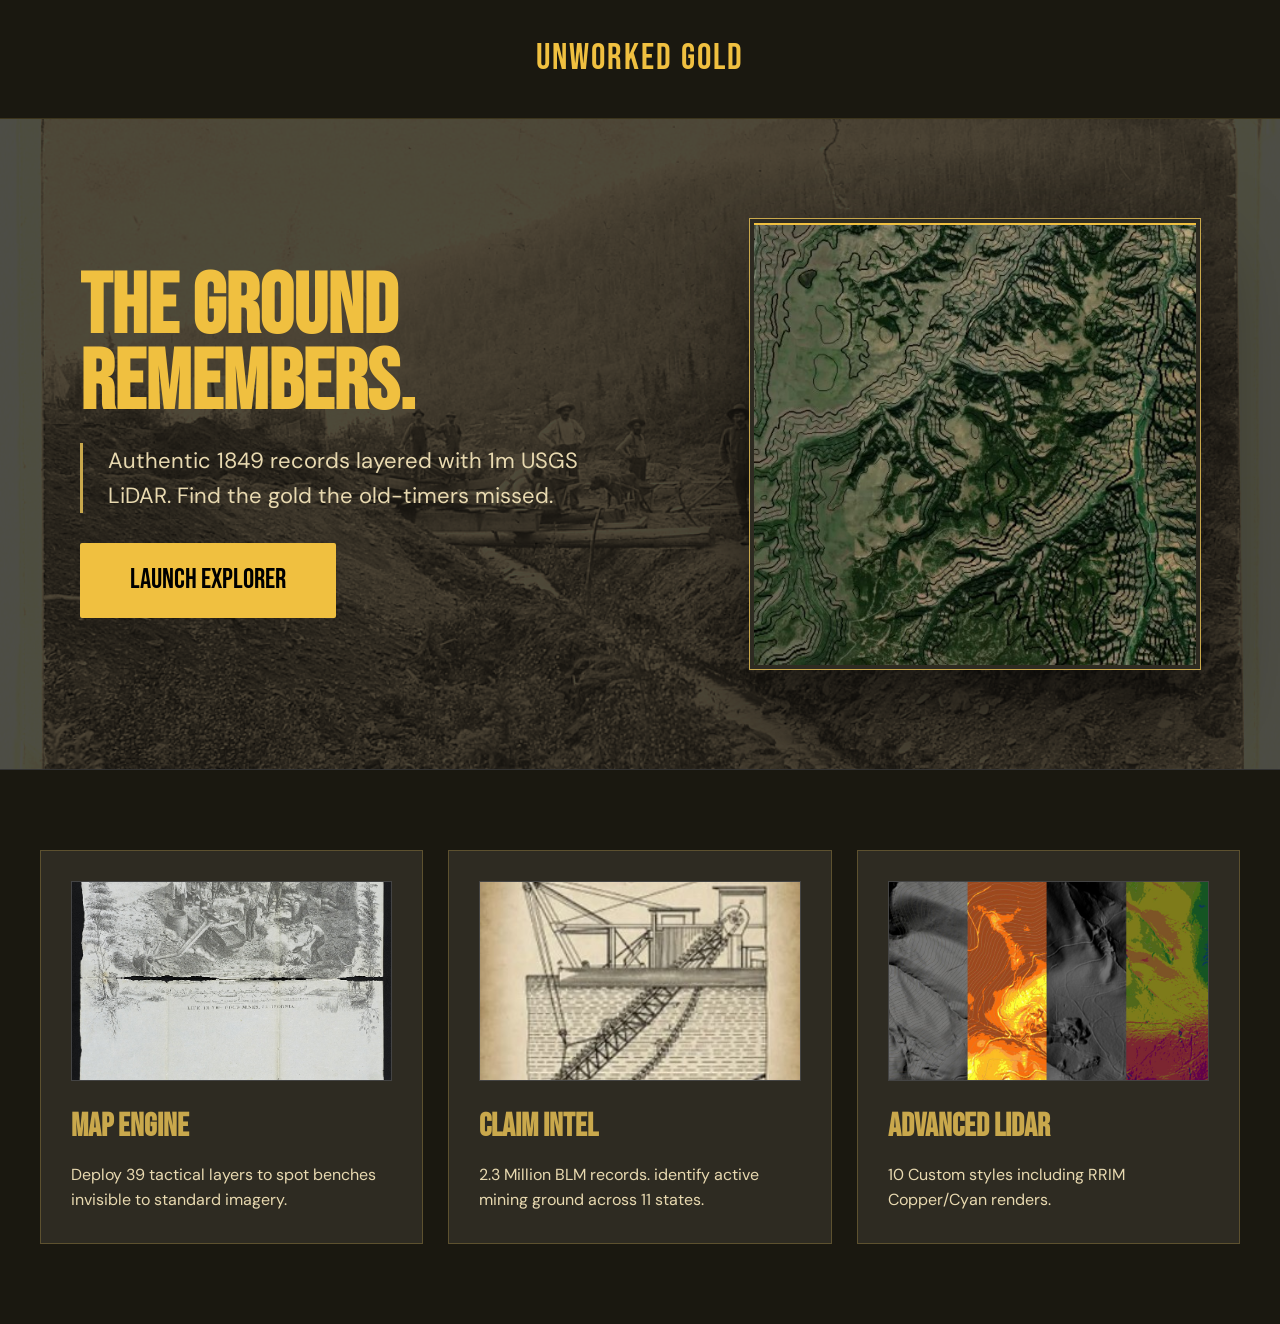
<file: landing.html>
<!DOCTYPE html>
<html lang="en">
<head>
    <meta charset="UTF-8">
    <meta name="viewport" content="width=device-width, initial-scale=1.0">
    <title>UNWORKED GOLD | Tactical Intelligence</title>
    <link href="https://fonts.googleapis.com/css2?family=Bebas+Neue&family=DM+Mono:wght@400;500&family=DM+Sans:wght@400;500&display=swap" rel="stylesheet">
    <style>
        :root {
            --gold: #C9A84C;
            --gold-bright: #F0C040;
            --rock: #1A1810;
            --stone: #2E2B22;
            --cream: #E8D9B0;
        }

        * { box-sizing: border-box; margin: 0; padding: 0; }
        body { background-color: var(--rock); color: var(--cream); font-family: 'DM Sans', sans-serif; line-height: 1.6; overflow-x: hidden; }
        .container { max-width: 1200px; margin: 0 auto; padding: 0 40px; }
        .mono { font-family: 'DM Mono', monospace; text-transform: uppercase; font-size: 10px; color: var(--gold); }

        header { padding: 30px 0; border-bottom: 1px solid rgba(201, 168, 76, 0.2); text-align: center; }
        .wordmark { font-family: 'Bebas Neue', sans-serif; font-size: 36px; color: var(--gold-bright); letter-spacing: 2px; }

        /* Hero */
        #hero { position: relative; padding: 100px 0; background: #000; overflow: hidden; border-bottom: 1px solid #333; min-height: 600px; }
        
        /* Background fix using Tag instead of CSS url */
        .hero-img-fix { position: absolute; inset: 0; width: 100%; height: 100%; object-fit: cover; opacity: 0.3; filter: sepia(1); z-index: 1; }

        .hero-layout { position: relative; z-index: 10; display: grid; grid-template-columns: 1fr 450px; gap: 60px; align-items: center; }
        @media (max-width: 1000px) { .hero-layout { grid-template-columns: 1fr; text-align: center; } }

        h1 { font-family: 'Bebas Neue', sans-serif; font-size: 85px; line-height: 0.9; color: var(--gold-bright); margin-bottom: 20px; }
        .hero-sub { font-size: 22px; border-left: 3px solid var(--gold); padding-left: 25px; max-width: 500px; text-align: left; }

        /* Viewfinder */
        .viewfinder { 
            aspect-ratio: 1/1; border: 4px solid var(--stone); outline: 1px solid var(--gold); 
            background: #050505; position: relative; overflow: hidden; box-shadow: 0 40px 80px rgba(0,0,0,0.6);
        }
        .v-img { position: absolute; inset: 0; opacity: 0; transition: opacity 1s ease; background: #000; }
        .v-img img { width: 100%; height: 100%; object-fit: cover; display: block; }
        .v-active { opacity: 1; }

        .scan-line { position: absolute; top: 0; left: 0; width: 100%; height: 2px; background: var(--gold-bright); z-index: 20; animation: scan 4s linear infinite; }
        @keyframes scan { 0% { top: 0%; } 100% { top: 100%; } }

        /* Grid */
        .grid-modules { display: grid; grid-template-columns: repeat(3, 1fr); gap: 25px; padding: 80px 0; }
        @media (max-width: 900px) { .grid-modules { grid-template-columns: 1fr; } }
        
        .module-box { background: var(--stone); border: 1px solid rgba(201, 168, 76, 0.3); padding: 30px; }
        .module-box img { width: 100%; height: 200px; background: #111; border: 1px solid #444; object-fit: cover; margin-bottom: 20px; display: block; }
        
        .module-box h3 { font-family: 'Bebas Neue', sans-serif; font-size: 32px; color: var(--gold); margin-bottom: 10px; }

        .btn { display: inline-block; background: var(--gold-bright); color: #000; font-family: 'Bebas Neue', sans-serif; font-size: 28px; padding: 15px 50px; text-decoration: none; margin-top: 30px; border-radius: 2px; }
    </style>
</head>
<body>

    <header><div class="wordmark">UNWORKED GOLD</div></header>

    <section id="hero">
        <img src="assets/images/hero-backdrop.jpg" class="hero-img-fix" alt="">
        
        <div class="container hero-layout">
            <div>
                <h1>THE GROUND <br>REMEMBERS.</h1>
                <p class="hero-sub">Authentic 1849 records layered with 1m USGS LiDAR. Find the gold the old-timers missed.</p>
                <a href="/index.html" class="btn">Launch Explorer</a>
            </div>
            <div class="viewfinder">
                <div class="scan-line"></div>
                <div class="v-img v-active"><img src="assets/images/view-layer-1.jpg"></div>
                <div class="v-img"><img src="assets/images/view-layer-2.jpg"></div>
                <div class="v-img"><img src="assets/images/view-layer-3.jpg"></div>
            </div>
        </div>
    </section>

    <section class="container grid-modules">
        <div class="module-box">
            <img src="assets/images/patent-survey.jpg" alt="Map Engine">
            <h3>Map Engine</h3>
            <p>Deploy 39 tactical layers to spot benches invisible to standard imagery.</p>
        </div>
        <div class="module-box">
            <img src="assets/images/patent-stake.jpg" alt="Claim Intel">
            <h3>Claim Intel</h3>
            <p>2.3 Million BLM records. identify active mining ground across 11 states.</p>
        </div>
        <div class="module-box">
            <img src="assets/images/advanced-lidar-0.jpg" alt="Claim Intel">
             <h3>Advanced LiDAR</h3>
            <p>10 Custom styles including RRIM Copper/Cyan renders.</p>
        </div>
    </section>

    <script>
        const imgs = document.querySelectorAll('.v-img');
        let current = 0;
        if(imgs.length > 0) {
            setInterval(() => {
                imgs[current].classList.remove('v-active');
                current = (current + 1) % imgs.length;
                imgs[current].classList.add('v-active');
            }, 3000);
        }
    </script>
</body>
</html>
</file>
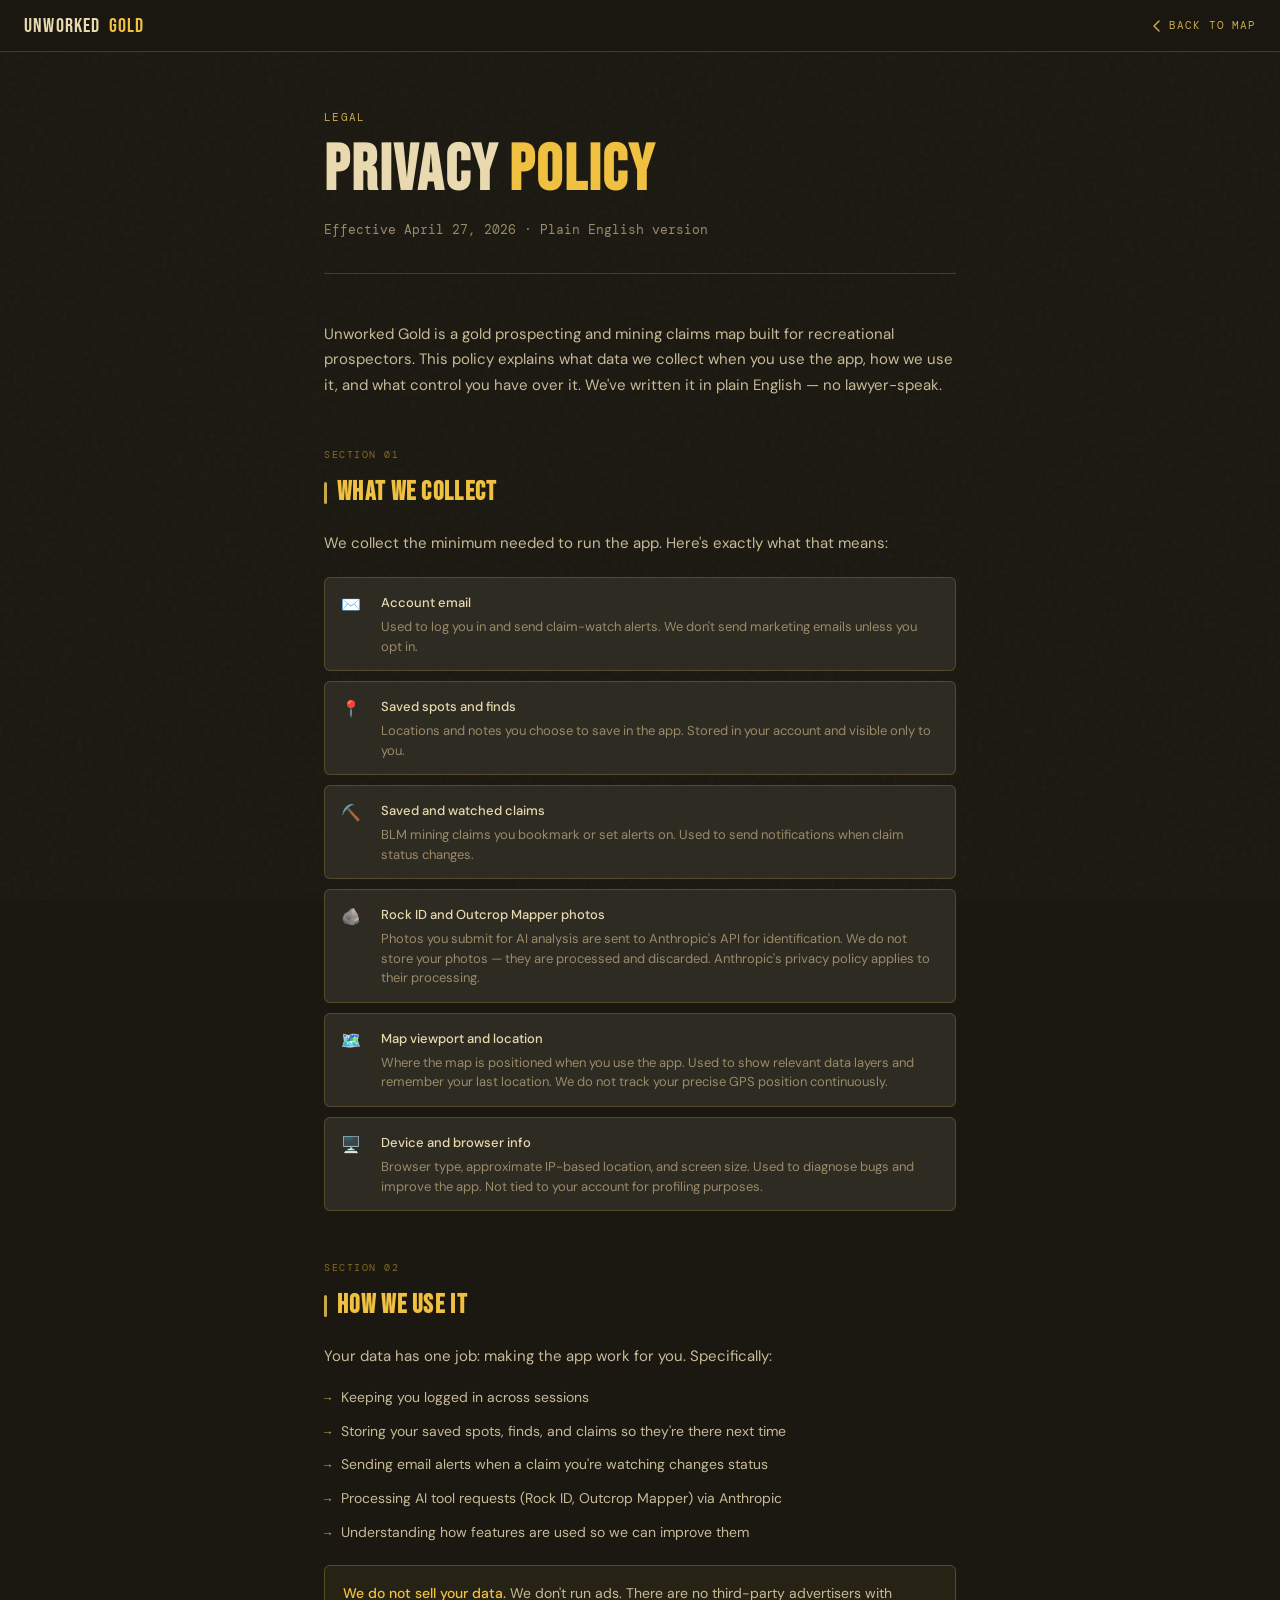
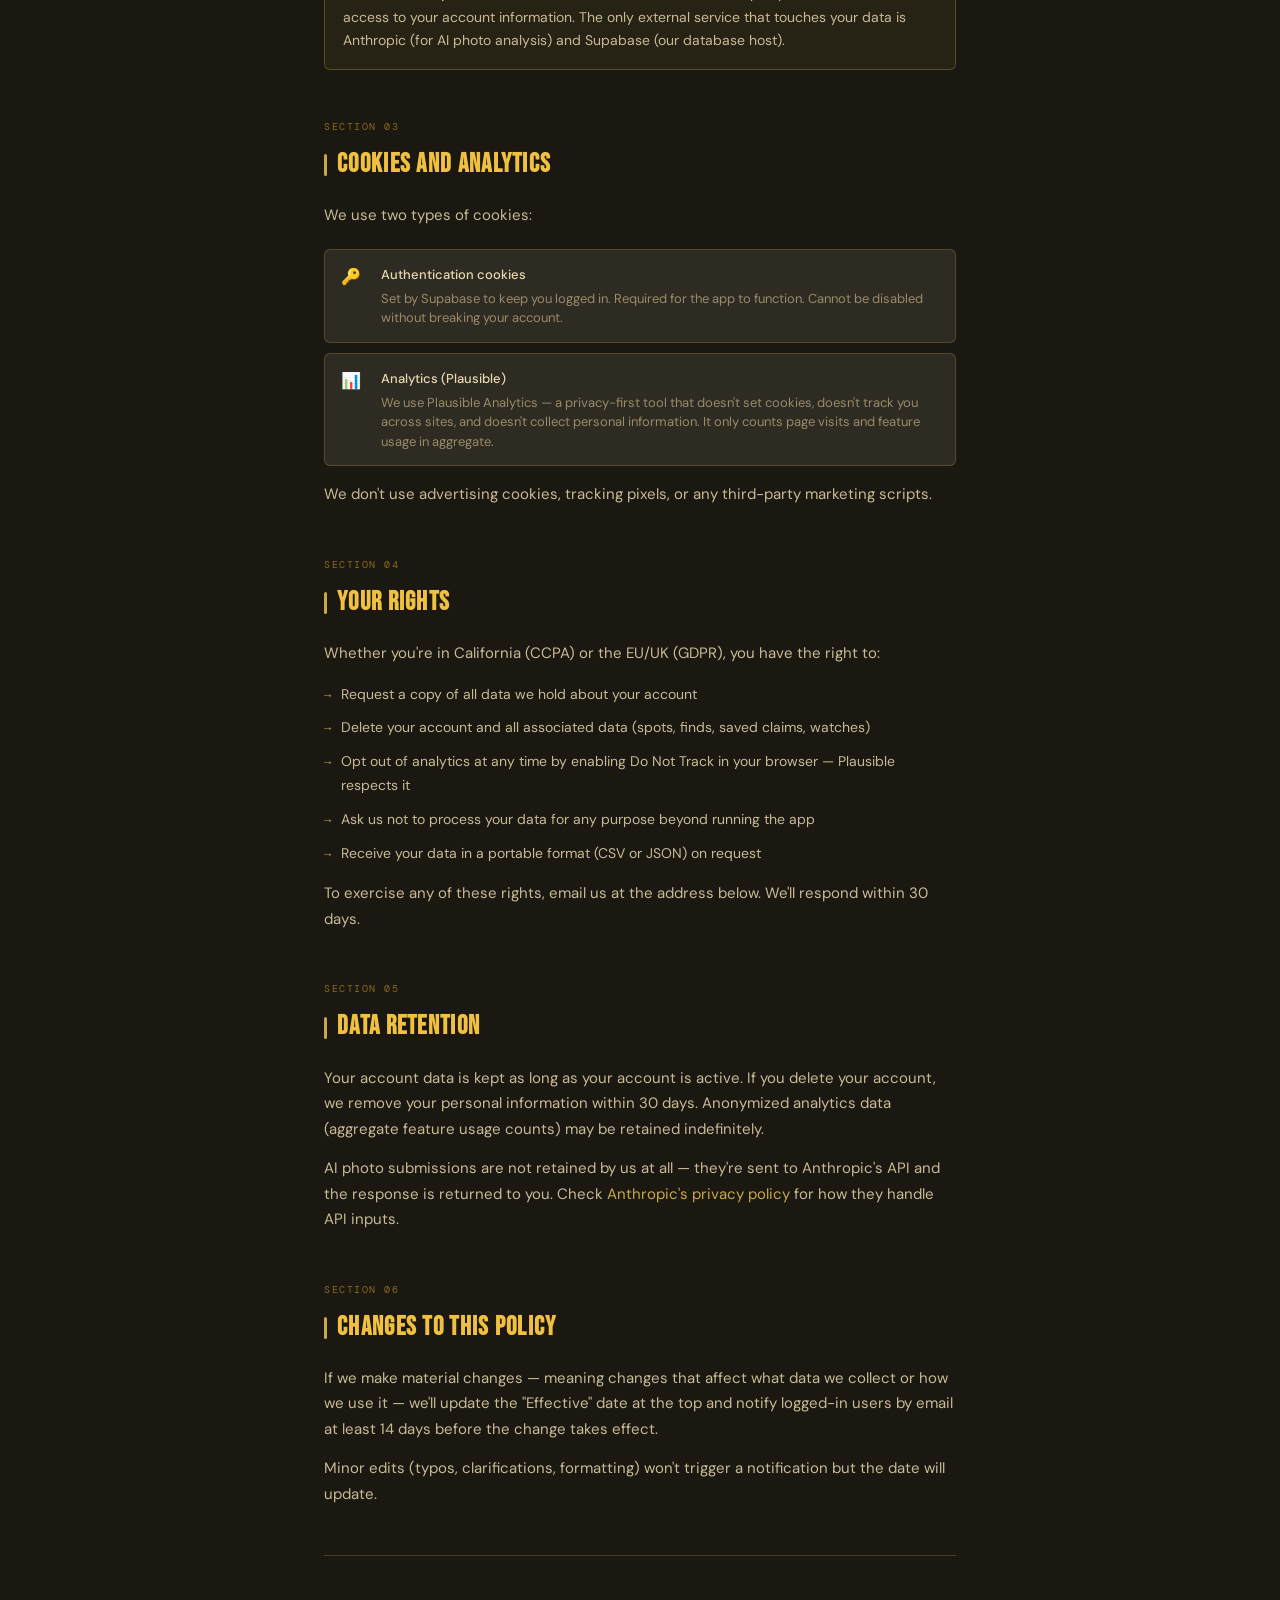
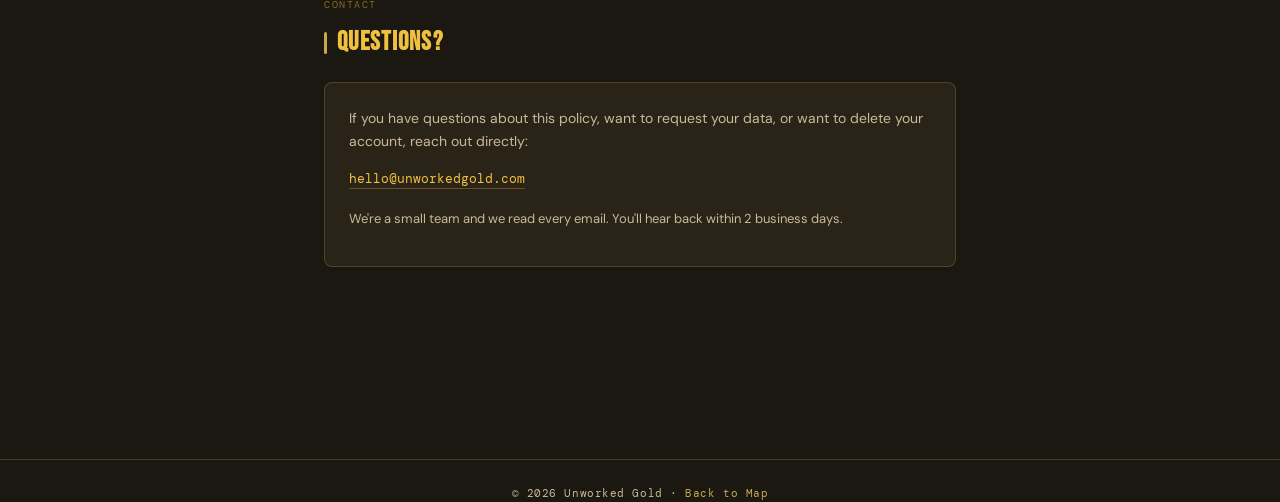
<file: privacy.html>
<!DOCTYPE html>
<html lang="en">
<head>
  <meta charset="UTF-8">
  <meta name="viewport" content="width=device-width, initial-scale=1.0">
  <title>Privacy Policy — Unworked Gold</title>
  <link rel="preconnect" href="https://fonts.googleapis.com">
  <link rel="preconnect" href="https://fonts.gstatic.com" crossorigin>
  <link href="https://fonts.googleapis.com/css2?family=Bebas+Neue&family=DM+Sans:wght@300;400;500&family=DM+Mono:wght@400;500&display=swap" rel="stylesheet">
  <style>
    :root {
      --gold: #C9A84C;
      --gold-bright: #F0C040;
      --gold-dim: #8A6A20;
      --ore: #2A2318;
      --rock: #1A1810;
      --stone: #2E2B22;
      --dust: #9A8A6A;
      --cream: #E8D9B0;
      --panel-border: rgba(201, 168, 76, 0.25);
    }

    *, *::before, *::after { box-sizing: border-box; margin: 0; padding: 0; }

    html { scroll-behavior: smooth; }

    body {
      background: var(--rock);
      color: var(--cream);
      font-family: 'DM Sans', sans-serif;
      font-size: 15px;
      line-height: 1.7;
      min-height: 100vh;
    }

    /* Subtle grain texture */
    body::before {
      content: '';
      position: fixed;
      inset: 0;
      background-image: url("data:image/svg+xml,%3Csvg viewBox='0 0 200 200' xmlns='http://www.w3.org/2000/svg'%3E%3Cfilter id='n'%3E%3CfeTurbulence type='fractalNoise' baseFrequency='0.85' numOctaves='4' stitchTiles='stitch'/%3E%3C/filter%3E%3Crect width='100%25' height='100%25' filter='url(%23n)' opacity='0.03'/%3E%3C/svg%3E");
      pointer-events: none;
      z-index: 0;
    }

    /* Top bar */
    .top-bar {
      position: sticky;
      top: 0;
      z-index: 10;
      background: rgba(26, 24, 16, 0.95);
      border-bottom: 1px solid var(--panel-border);
      backdrop-filter: blur(8px);
      padding: 0 24px;
      height: 52px;
      display: flex;
      align-items: center;
      justify-content: space-between;
    }

    .wordmark {
      font-family: 'Bebas Neue', sans-serif;
      font-size: 20px;
      letter-spacing: 0.06em;
      color: var(--cream);
      text-decoration: none;
      display: flex;
      align-items: center;
      gap: 8px;
    }

    .wordmark span { color: var(--gold-bright); }

    .back-link {
      font-family: 'DM Mono', monospace;
      font-size: 11px;
      letter-spacing: 0.08em;
      color: var(--gold);
      text-decoration: none;
      text-transform: uppercase;
      display: flex;
      align-items: center;
      gap: 6px;
      transition: color 0.2s;
    }

    .back-link:hover { color: var(--gold-bright); }

    .back-link svg { width: 12px; height: 12px; }

    /* Page layout */
    .page-wrap {
      position: relative;
      z-index: 1;
      max-width: 680px;
      margin: 0 auto;
      padding: 56px 24px 80px;
    }

    /* Header */
    .page-header {
      margin-bottom: 48px;
      padding-bottom: 32px;
      border-bottom: 1px solid var(--panel-border);
    }

    .page-eyebrow {
      font-family: 'DM Mono', monospace;
      font-size: 11px;
      letter-spacing: 0.12em;
      color: var(--gold);
      text-transform: uppercase;
      margin-bottom: 12px;
    }

    .page-title {
      font-family: 'Bebas Neue', sans-serif;
      font-size: clamp(42px, 8vw, 64px);
      letter-spacing: 0.03em;
      line-height: 1;
      color: var(--cream);
      margin-bottom: 16px;
    }

    .page-title span { color: var(--gold-bright); }

    .page-meta {
      font-size: 13px;
      color: var(--dust);
      font-family: 'DM Mono', monospace;
    }

    /* Sections */
    .section {
      margin-bottom: 48px;
    }

    .section-label {
      font-family: 'DM Mono', monospace;
      font-size: 10px;
      letter-spacing: 0.15em;
      text-transform: uppercase;
      color: var(--gold-dim);
      margin-bottom: 8px;
    }

    h2 {
      font-family: 'Bebas Neue', sans-serif;
      font-size: 26px;
      letter-spacing: 0.05em;
      color: var(--gold-bright);
      margin-bottom: 16px;
      display: flex;
      align-items: center;
      gap: 10px;
    }

    h2::before {
      content: '';
      display: inline-block;
      width: 3px;
      height: 22px;
      background: var(--gold);
      border-radius: 2px;
      flex-shrink: 0;
    }

    p {
      color: #C8BA98;
      margin-bottom: 14px;
    }

    p:last-child { margin-bottom: 0; }

    /* Data list cards */
    .data-grid {
      display: flex;
      flex-direction: column;
      gap: 10px;
      margin-top: 20px;
    }

    .data-card {
      background: var(--stone);
      border: 1px solid var(--panel-border);
      border-radius: 6px;
      padding: 14px 16px;
      display: grid;
      grid-template-columns: 28px 1fr;
      gap: 0 12px;
      align-items: start;
    }

    .data-card-icon {
      font-size: 16px;
      line-height: 1.6;
    }

    .data-card-label {
      font-family: 'DM Sans', sans-serif;
      font-weight: 500;
      font-size: 13px;
      color: var(--cream);
      margin-bottom: 3px;
    }

    .data-card-desc {
      font-size: 13px;
      color: var(--dust);
      line-height: 1.5;
    }

    /* Highlight callout */
    .callout {
      background: rgba(201, 168, 76, 0.08);
      border: 1px solid rgba(201, 168, 76, 0.3);
      border-radius: 6px;
      padding: 16px 18px;
      margin-top: 20px;
      font-size: 14px;
      color: #C8BA98;
    }

    .callout strong {
      color: var(--gold-bright);
      font-weight: 500;
    }

    /* Rights list */
    .rights-list {
      list-style: none;
      display: flex;
      flex-direction: column;
      gap: 10px;
      margin-top: 16px;
    }

    .rights-list li {
      display: flex;
      align-items: flex-start;
      gap: 10px;
      font-size: 14px;
      color: #C8BA98;
    }

    .rights-list li::before {
      content: '→';
      color: var(--gold);
      font-family: 'DM Mono', monospace;
      font-size: 12px;
      margin-top: 2px;
      flex-shrink: 0;
    }

    /* Divider */
    .divider {
      border: none;
      border-top: 1px solid var(--panel-border);
      margin: 40px 0;
    }

    /* Contact block */
    .contact-block {
      background: var(--ore);
      border: 1px solid var(--panel-border);
      border-radius: 8px;
      padding: 24px;
    }

    .contact-block p {
      font-size: 14px;
      margin-bottom: 12px;
    }

    .contact-email {
      font-family: 'DM Mono', monospace;
      font-size: 13px;
      color: var(--gold-bright);
      text-decoration: none;
      border-bottom: 1px solid rgba(240, 192, 64, 0.3);
      padding-bottom: 1px;
      transition: border-color 0.2s;
    }

    .contact-email:hover {
      border-color: var(--gold-bright);
    }

    /* Footer */
    .page-footer {
      margin-top: 64px;
      padding-top: 24px;
      border-top: 1px solid var(--panel-border);
      text-align: center;
      font-family: 'DM Mono', monospace;
      font-size: 11px;
      color: var(--dust);
      letter-spacing: 0.05em;
    }

    @media (max-width: 480px) {
      .page-wrap { padding: 40px 18px 60px; }
      .page-title { font-size: 36px; }
    }
  </style>
</head>
<body>

  <nav class="top-bar">
    <a href="/" class="wordmark">UNWORKED <span>GOLD</span></a>
    <a href="/" class="back-link">
      <svg viewBox="0 0 12 12" fill="none" xmlns="http://www.w3.org/2000/svg">
        <path d="M8 1L3 6L8 11" stroke="currentColor" stroke-width="1.5" stroke-linecap="round" stroke-linejoin="round"/>
      </svg>
      Back to Map
    </a>
  </nav>

  <main class="page-wrap">

    <header class="page-header">
      <div class="page-eyebrow">Legal</div>
      <h1 class="page-title">Privacy <span>Policy</span></h1>
      <div class="page-meta">Effective April 27, 2026 · Plain English version</div>
    </header>

    <div class="section">
      <p>Unworked Gold is a gold prospecting and mining claims map built for recreational prospectors. This policy explains what data we collect when you use the app, how we use it, and what control you have over it. We've written it in plain English — no lawyer-speak.</p>
    </div>

    <div class="section">
      <div class="section-label">Section 01</div>
      <h2>What We Collect</h2>
      <p>We collect the minimum needed to run the app. Here's exactly what that means:</p>

      <div class="data-grid">
        <div class="data-card">
          <div class="data-card-icon">✉️</div>
          <div>
            <div class="data-card-label">Account email</div>
            <div class="data-card-desc">Used to log you in and send claim-watch alerts. We don't send marketing emails unless you opt in.</div>
          </div>
        </div>
        <div class="data-card">
          <div class="data-card-icon">📍</div>
          <div>
            <div class="data-card-label">Saved spots and finds</div>
            <div class="data-card-desc">Locations and notes you choose to save in the app. Stored in your account and visible only to you.</div>
          </div>
        </div>
        <div class="data-card">
          <div class="data-card-icon">⛏️</div>
          <div>
            <div class="data-card-label">Saved and watched claims</div>
            <div class="data-card-desc">BLM mining claims you bookmark or set alerts on. Used to send notifications when claim status changes.</div>
          </div>
        </div>
        <div class="data-card">
          <div class="data-card-icon">🪨</div>
          <div>
            <div class="data-card-label">Rock ID and Outcrop Mapper photos</div>
            <div class="data-card-desc">Photos you submit for AI analysis are sent to Anthropic's API for identification. We do not store your photos — they are processed and discarded. Anthropic's privacy policy applies to their processing.</div>
          </div>
        </div>
        <div class="data-card">
          <div class="data-card-icon">🗺️</div>
          <div>
            <div class="data-card-label">Map viewport and location</div>
            <div class="data-card-desc">Where the map is positioned when you use the app. Used to show relevant data layers and remember your last location. We do not track your precise GPS position continuously.</div>
          </div>
        </div>
        <div class="data-card">
          <div class="data-card-icon">🖥️</div>
          <div>
            <div class="data-card-label">Device and browser info</div>
            <div class="data-card-desc">Browser type, approximate IP-based location, and screen size. Used to diagnose bugs and improve the app. Not tied to your account for profiling purposes.</div>
          </div>
        </div>
      </div>
    </div>

    <div class="section">
      <div class="section-label">Section 02</div>
      <h2>How We Use It</h2>
      <p>Your data has one job: making the app work for you. Specifically:</p>
      <ul class="rights-list">
        <li>Keeping you logged in across sessions</li>
        <li>Storing your saved spots, finds, and claims so they're there next time</li>
        <li>Sending email alerts when a claim you're watching changes status</li>
        <li>Processing AI tool requests (Rock ID, Outcrop Mapper) via Anthropic</li>
        <li>Understanding how features are used so we can improve them</li>
      </ul>

      <div class="callout">
        <strong>We do not sell your data.</strong> We don't run ads. There are no third-party advertisers with access to your account information. The only external service that touches your data is Anthropic (for AI photo analysis) and Supabase (our database host).
      </div>
    </div>

    <div class="section">
      <div class="section-label">Section 03</div>
      <h2>Cookies and Analytics</h2>
      <p>We use two types of cookies:</p>

      <div class="data-grid">
        <div class="data-card">
          <div class="data-card-icon">🔑</div>
          <div>
            <div class="data-card-label">Authentication cookies</div>
            <div class="data-card-desc">Set by Supabase to keep you logged in. Required for the app to function. Cannot be disabled without breaking your account.</div>
          </div>
        </div>
        <div class="data-card">
          <div class="data-card-icon">📊</div>
          <div>
            <div class="data-card-label">Analytics (Plausible)</div>
            <div class="data-card-desc">We use Plausible Analytics — a privacy-first tool that doesn't set cookies, doesn't track you across sites, and doesn't collect personal information. It only counts page visits and feature usage in aggregate.</div>
          </div>
        </div>
      </div>

      <p style="margin-top: 16px;">We don't use advertising cookies, tracking pixels, or any third-party marketing scripts.</p>
    </div>

    <div class="section">
      <div class="section-label">Section 04</div>
      <h2>Your Rights</h2>
      <p>Whether you're in California (CCPA) or the EU/UK (GDPR), you have the right to:</p>
      <ul class="rights-list">
        <li>Request a copy of all data we hold about your account</li>
        <li>Delete your account and all associated data (spots, finds, saved claims, watches)</li>
        <li>Opt out of analytics at any time by enabling Do Not Track in your browser — Plausible respects it</li>
        <li>Ask us not to process your data for any purpose beyond running the app</li>
        <li>Receive your data in a portable format (CSV or JSON) on request</li>
      </ul>

      <p style="margin-top: 16px;">To exercise any of these rights, email us at the address below. We'll respond within 30 days.</p>
    </div>

    <div class="section">
      <div class="section-label">Section 05</div>
      <h2>Data Retention</h2>
      <p>Your account data is kept as long as your account is active. If you delete your account, we remove your personal information within 30 days. Anonymized analytics data (aggregate feature usage counts) may be retained indefinitely.</p>
      <p>AI photo submissions are not retained by us at all — they're sent to Anthropic's API and the response is returned to you. Check <a href="https://www.anthropic.com/privacy" target="_blank" style="color: var(--gold); text-decoration: none;">Anthropic's privacy policy</a> for how they handle API inputs.</p>
    </div>

    <div class="section">
      <div class="section-label">Section 06</div>
      <h2>Changes to This Policy</h2>
      <p>If we make material changes — meaning changes that affect what data we collect or how we use it — we'll update the "Effective" date at the top and notify logged-in users by email at least 14 days before the change takes effect.</p>
      <p>Minor edits (typos, clarifications, formatting) won't trigger a notification but the date will update.</p>
    </div>

    <hr class="divider">

    <div class="section">
      <div class="section-label">Contact</div>
      <h2>Questions?</h2>
      <div class="contact-block">
        <p>If you have questions about this policy, want to request your data, or want to delete your account, reach out directly:</p>
        <a href="mailto:hello@unworkedgold.com" class="contact-email">hello@unworkedgold.com</a>
        <p style="margin-top: 16px; font-size: 13px;">We're a small team and we read every email. You'll hear back within 2 business days.</p>
      </div>
    </div>

  </main>

  <footer class="page-footer">
    <p>© 2026 Unworked Gold · <a href="/" style="color: var(--gold); text-decoration: none;">Back to Map</a></p>
  </footer>

</body>
</html>
</file>
